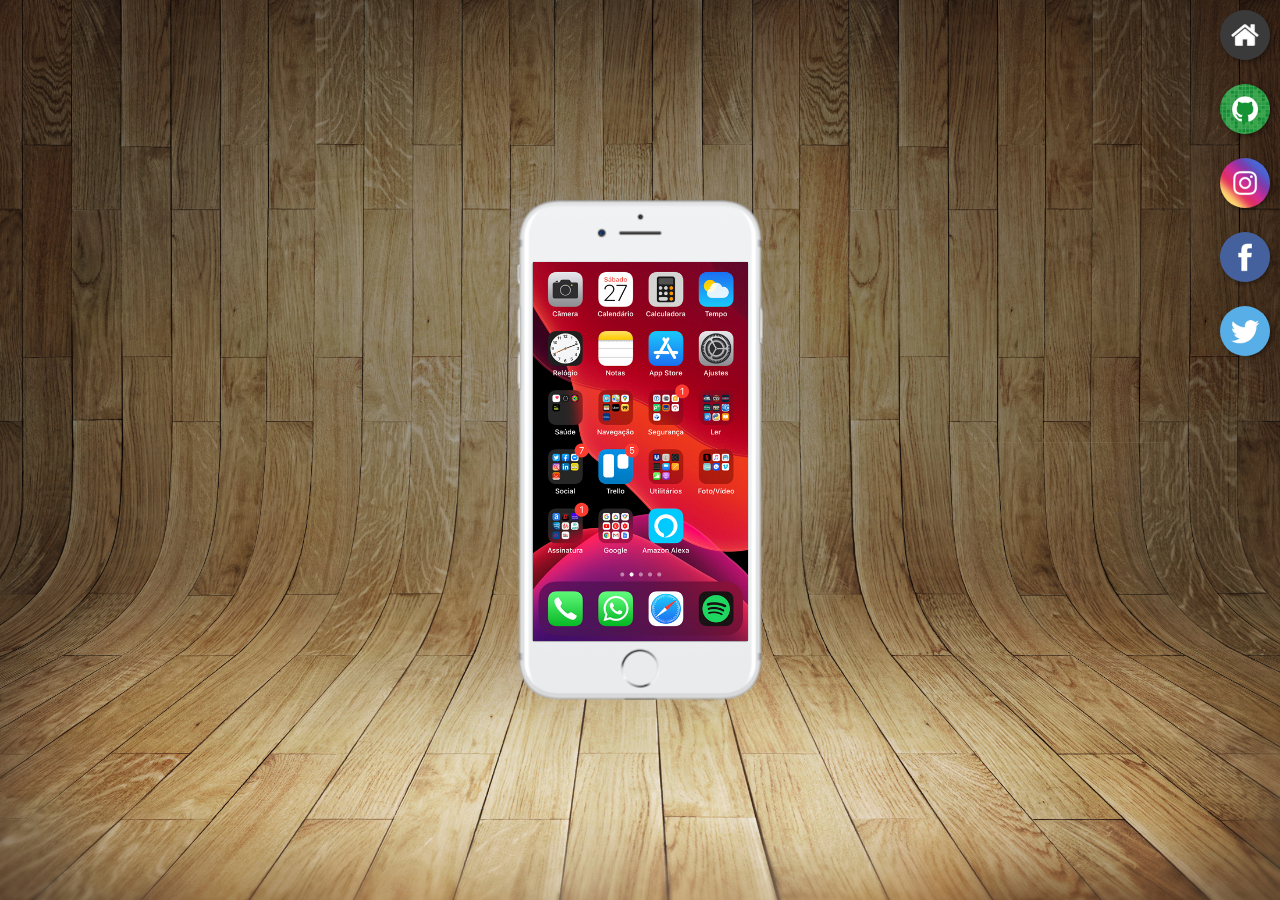
<file: index.html>
<!DOCTYPE html>
<html lang="pt-br">
<head>
    <meta charset="UTF-8">
    <meta http-equiv="X-UA-Compatible" content="IE=edge">
    <meta name="viewport" content="width=device-width, initial-scale=1.0">
    <title>Projeto Redes Sociais</title>
    <link rel="shortcut icon" href="favicon.ico" type="image/x-icon">
    <link rel="stylesheet" href="estilos/style.css">
</head>
<body>
    <main>
        <section id="telefone">
            <iframe src="home.html" name="tela" id="tela" frameborder="0">
                <p>O seu navegador não é compatível com isso</p>
            </iframe>
        </section>
        <section id="redes-sociais">
            <a href="home.html" target="tela"><img src="imagens/logo-home.jpg" alt="Home"></a> <br>
            <a href="github.html" target="tela"><img src="imagens/logo-github.jpg" alt="GitHub"></a> <br>
            <a href="insta.html" target="tela"><img src="imagens/logo-instagram.jpg" alt="Instagram"></a> <br>
            <a href="face.html" target="tela"><img src="imagens/logo-facebook.jpg" alt="Facebook"></a> <br>
            <a href="twitter.html" target="tela"><img src="imagens/logo-twitter.jpg" alt="Twitter"></a> <br>
        </section>
    </main>
</body>
</html>
</file>
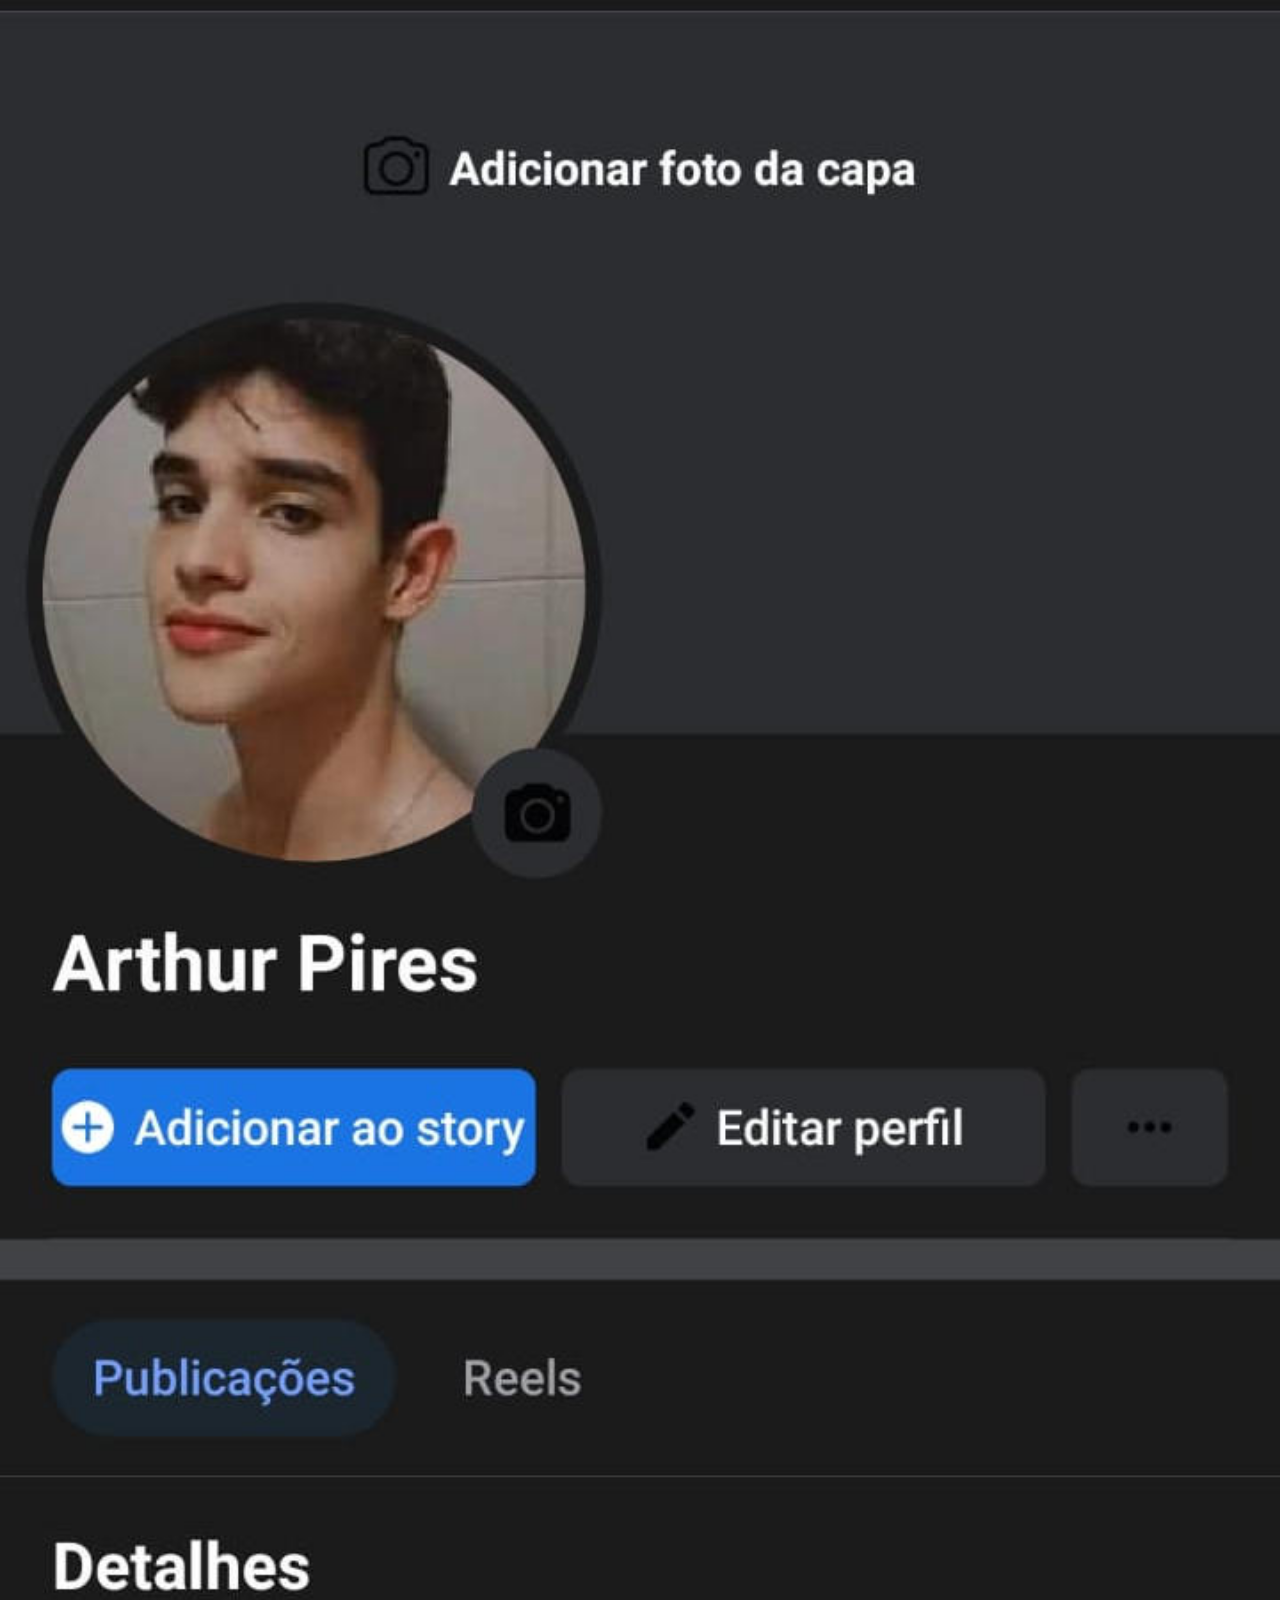
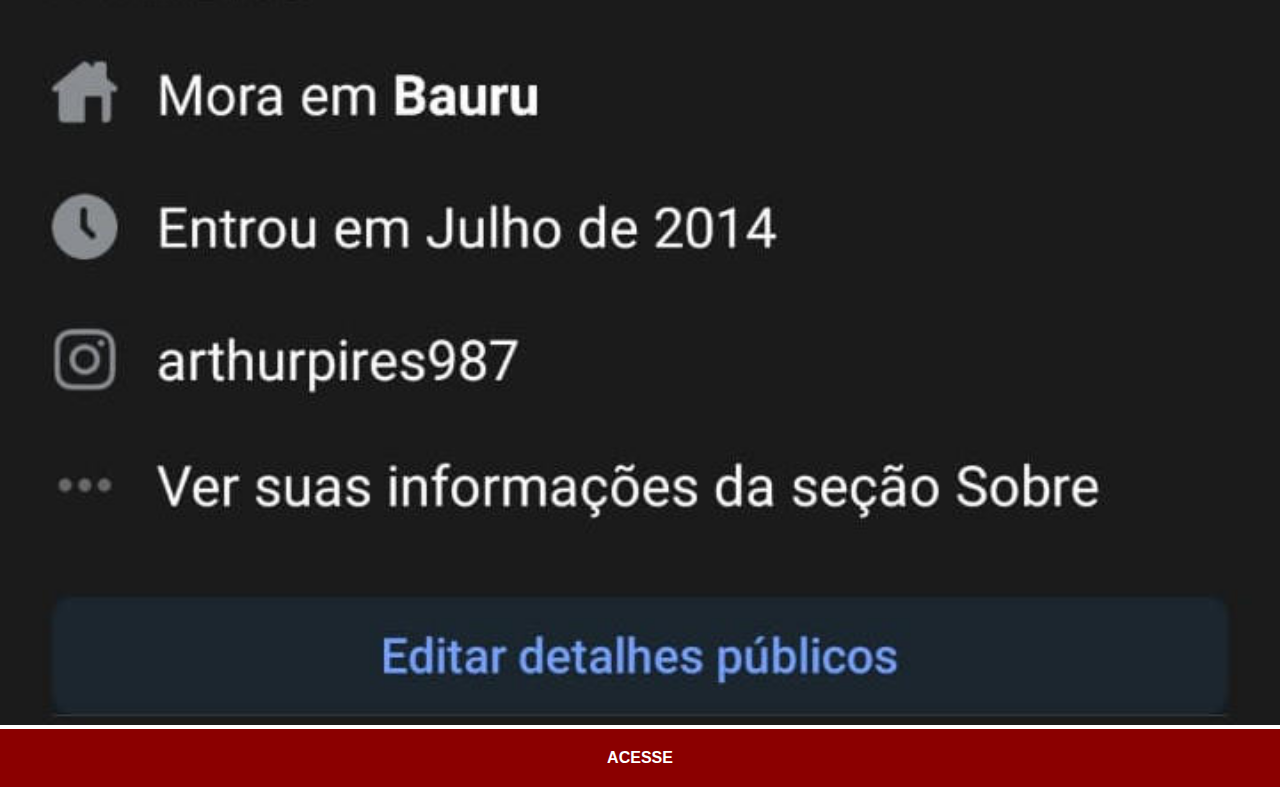
<file: face.html>
<!DOCTYPE html>
<html lang="pt-br">
<head>
    <meta charset="UTF-8">
    <meta http-equiv="X-UA-Compatible" content="IE=edge">
    <meta name="viewport" content="width=device-width, initial-scale=1.0">
    <title>Facebook</title>
    <link rel="stylesheet" href="estilos/sociais.css">
</head>
<body>
    <img src="imagens/tela-face.jpg" alt="Facebook">
    <a href="https://www.facebook.com/profile.php?id=100005801866160" target="_blank">ACESSE</a>
</body>
</html>
</file>
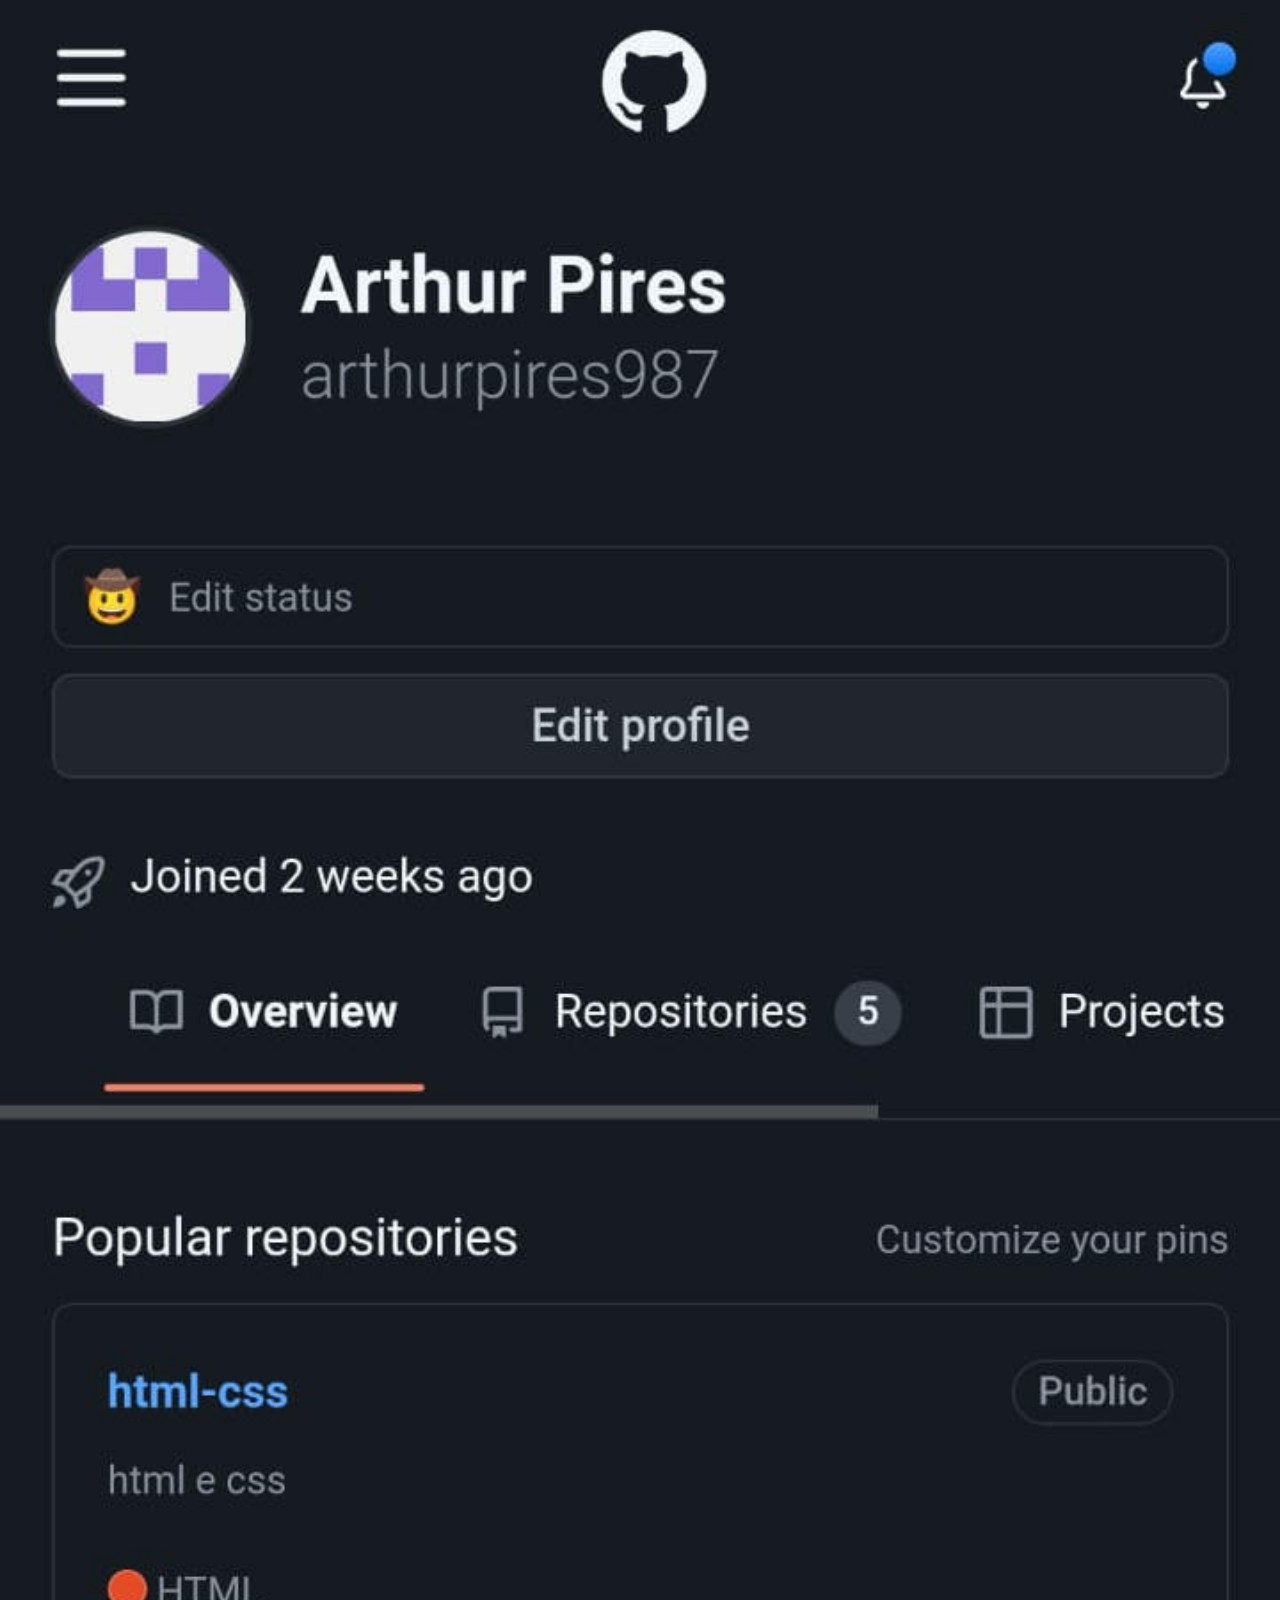
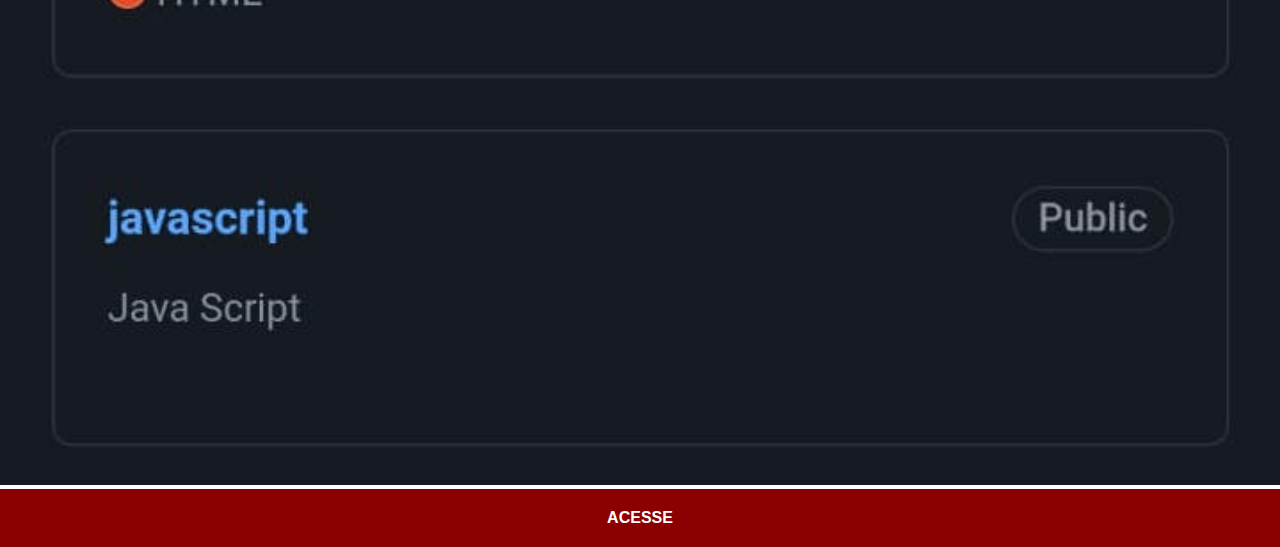
<file: github.html>
<!DOCTYPE html>
<html lang="pt-br">
<head>
    <meta charset="UTF-8">
    <meta http-equiv="X-UA-Compatible" content="IE=edge">
    <meta name="viewport" content="width=device-width, initial-scale=1.0">
    <title>GitHub</title>
    <link rel="stylesheet" href="estilos/sociais.css">
</head>
<body>
    <img src="imagens/tela-github.jpg" alt="github">
    <a href="https://github.com/arthurpires987" target="_blank">ACESSE</a>
</body>
</html>
</file>
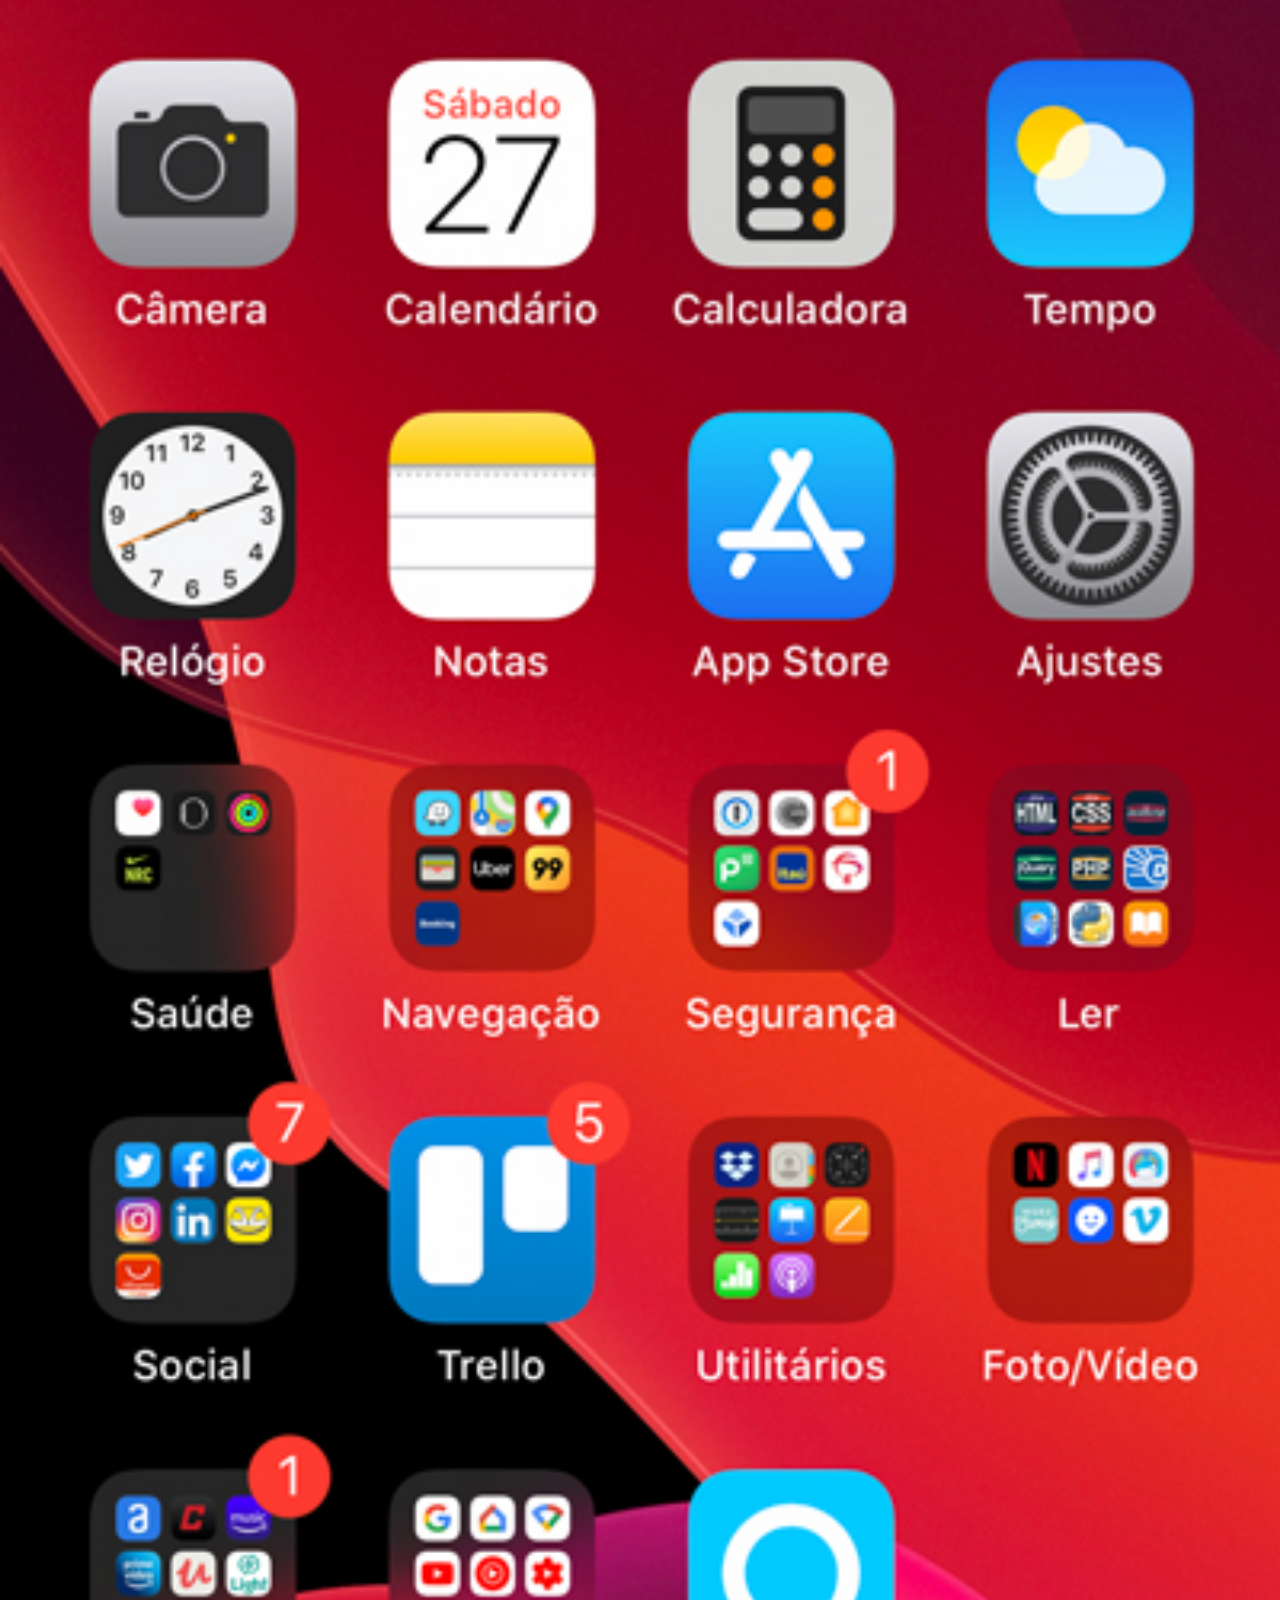
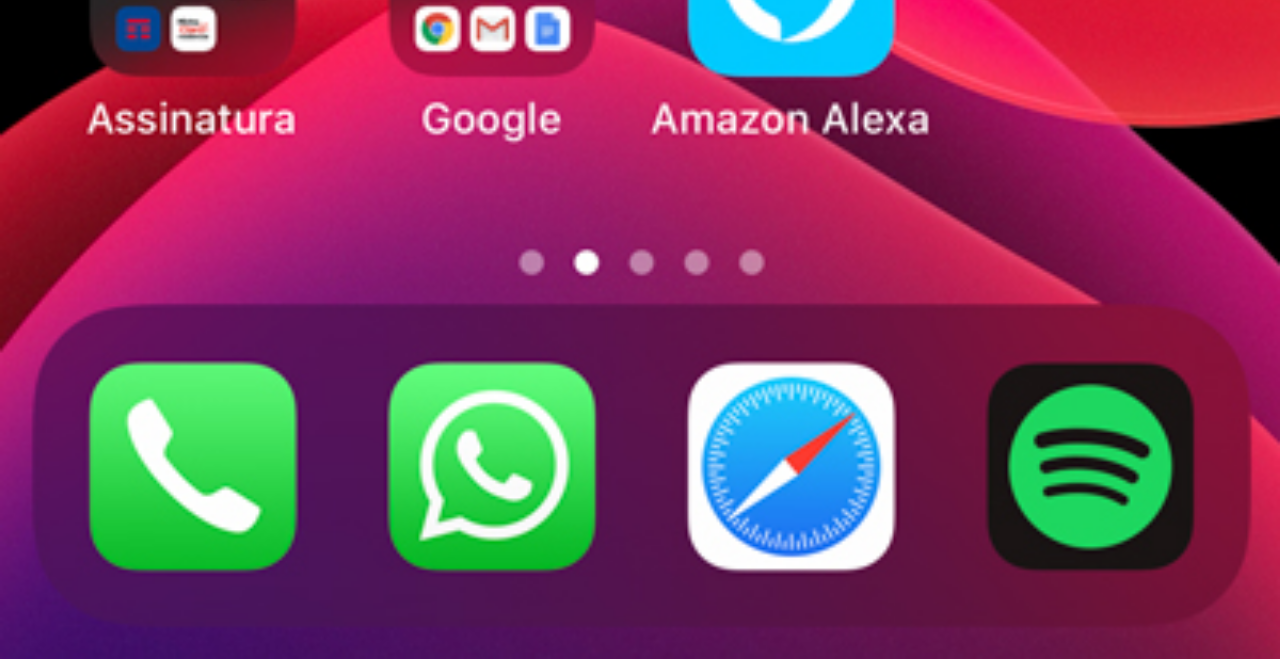
<file: home.html>
<!DOCTYPE html>
<html lang="pt-br">
<head>
    <meta charset="UTF-8">
    <meta http-equiv="X-UA-Compatible" content="IE=edge">
    <meta name="viewport" content="width=device-width, initial-scale=1.0">
    <title>Home</title>
    <link rel="stylesheet" href="estilos/sociais.css">
</head>
<body>
    <img src="imagens/tela-home.jpg" alt="Home">
</body>
</html>
</file>
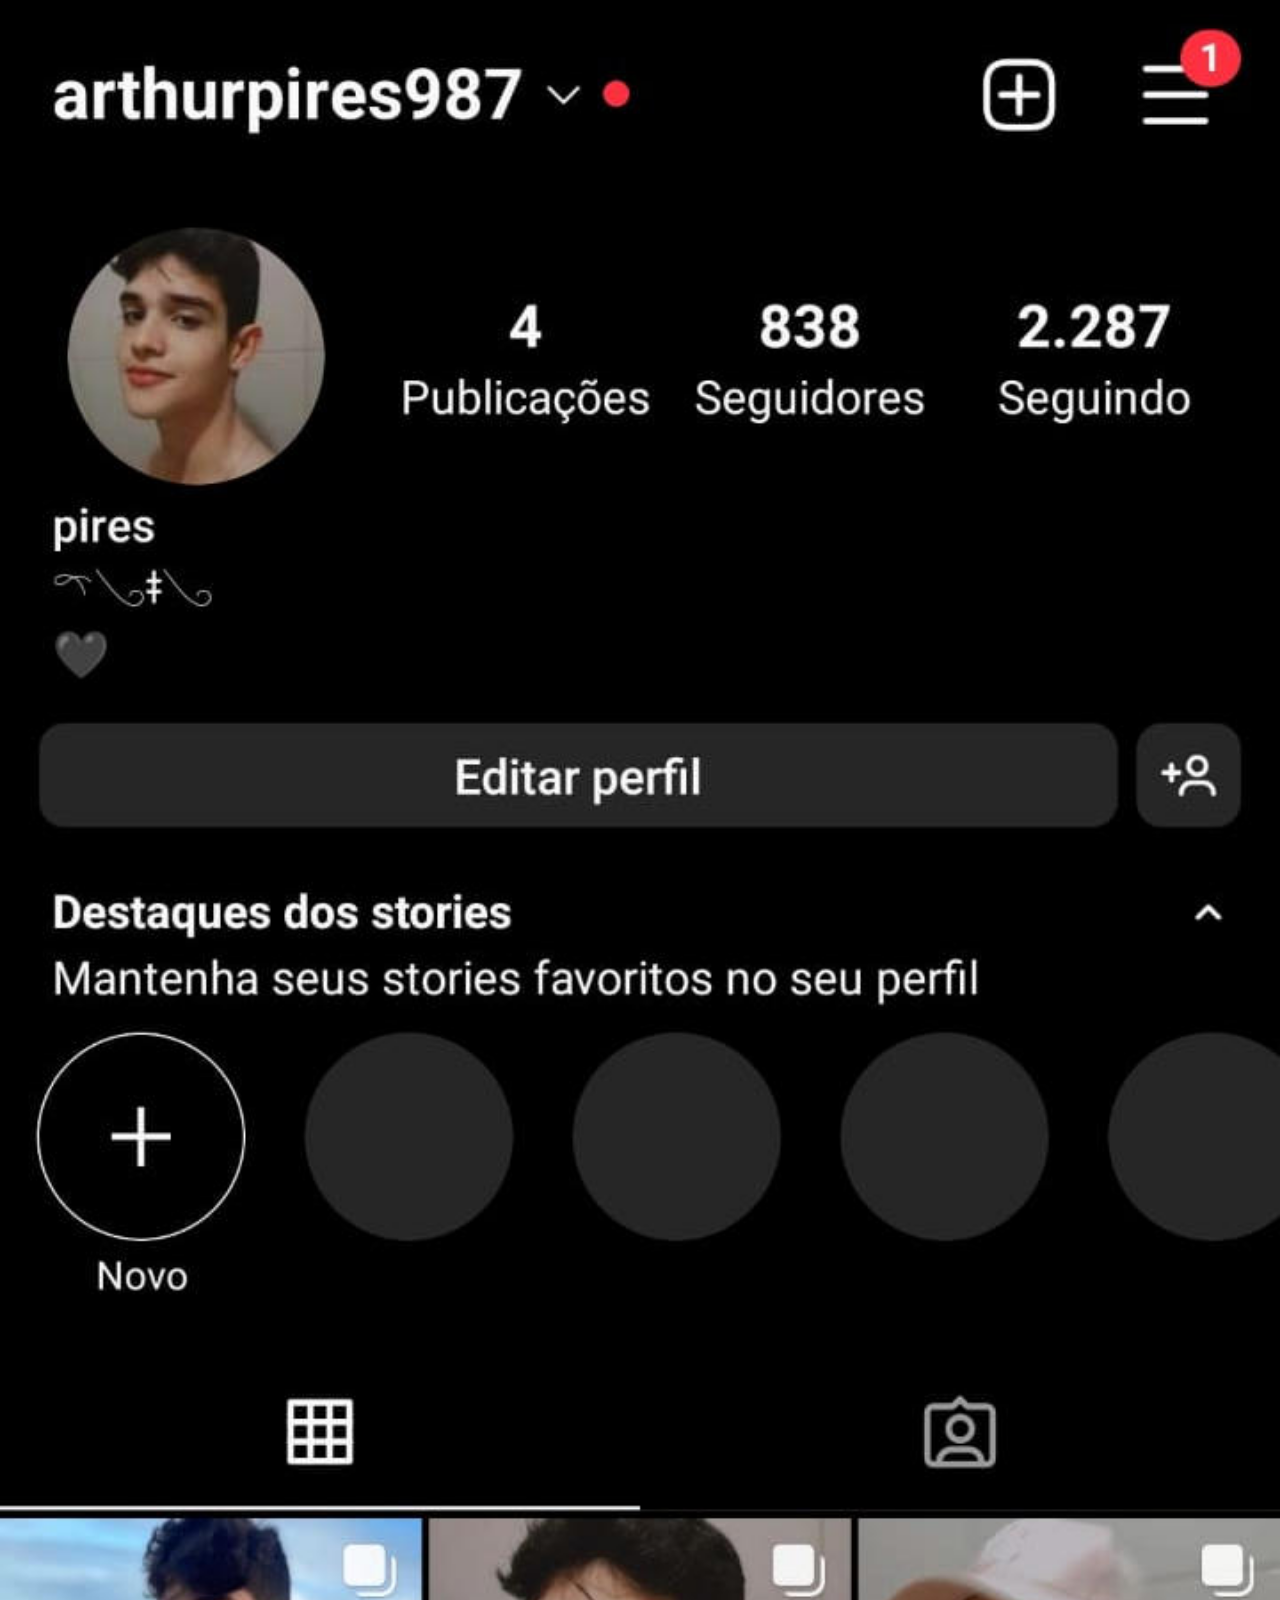
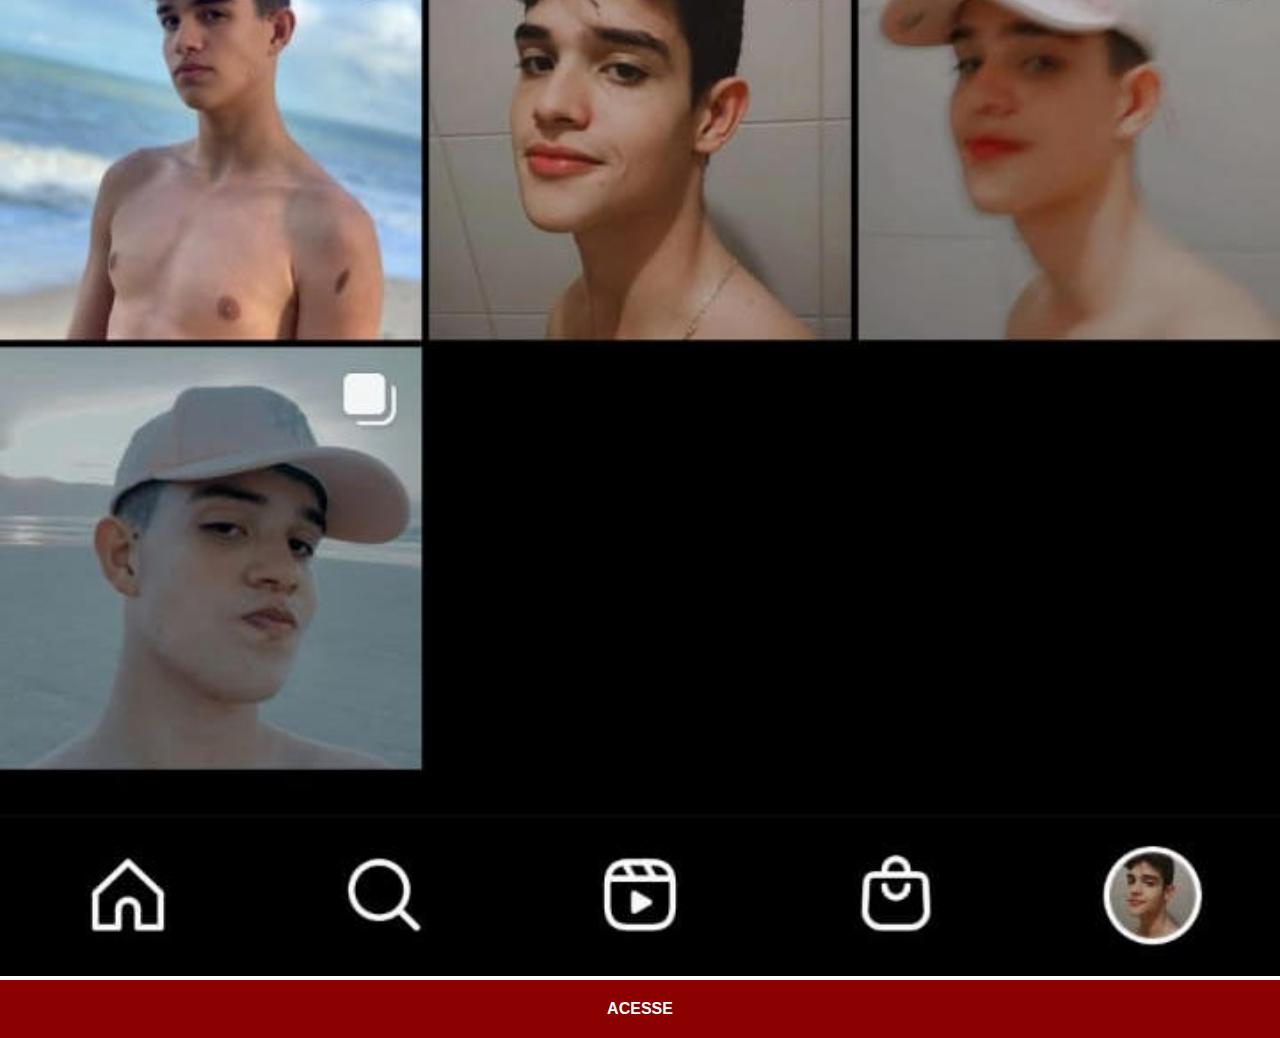
<file: insta.html>
<!DOCTYPE html>
<html lang="pt-br">
<head>
    <meta charset="UTF-8">
    <meta http-equiv="X-UA-Compatible" content="IE=edge">
    <meta name="viewport" content="width=device-width, initial-scale=1.0">
    <title>Instagram</title>
    <link rel="stylesheet" href="estilos/sociais.css">
</head>
<body>
    <img src="imagens/tela-insta.jpg" alt="Instagram">
    <a href="https://www.instagram.com/arthurpires987/" target="_blank">ACESSE</a>
</body>
</html>
</file>
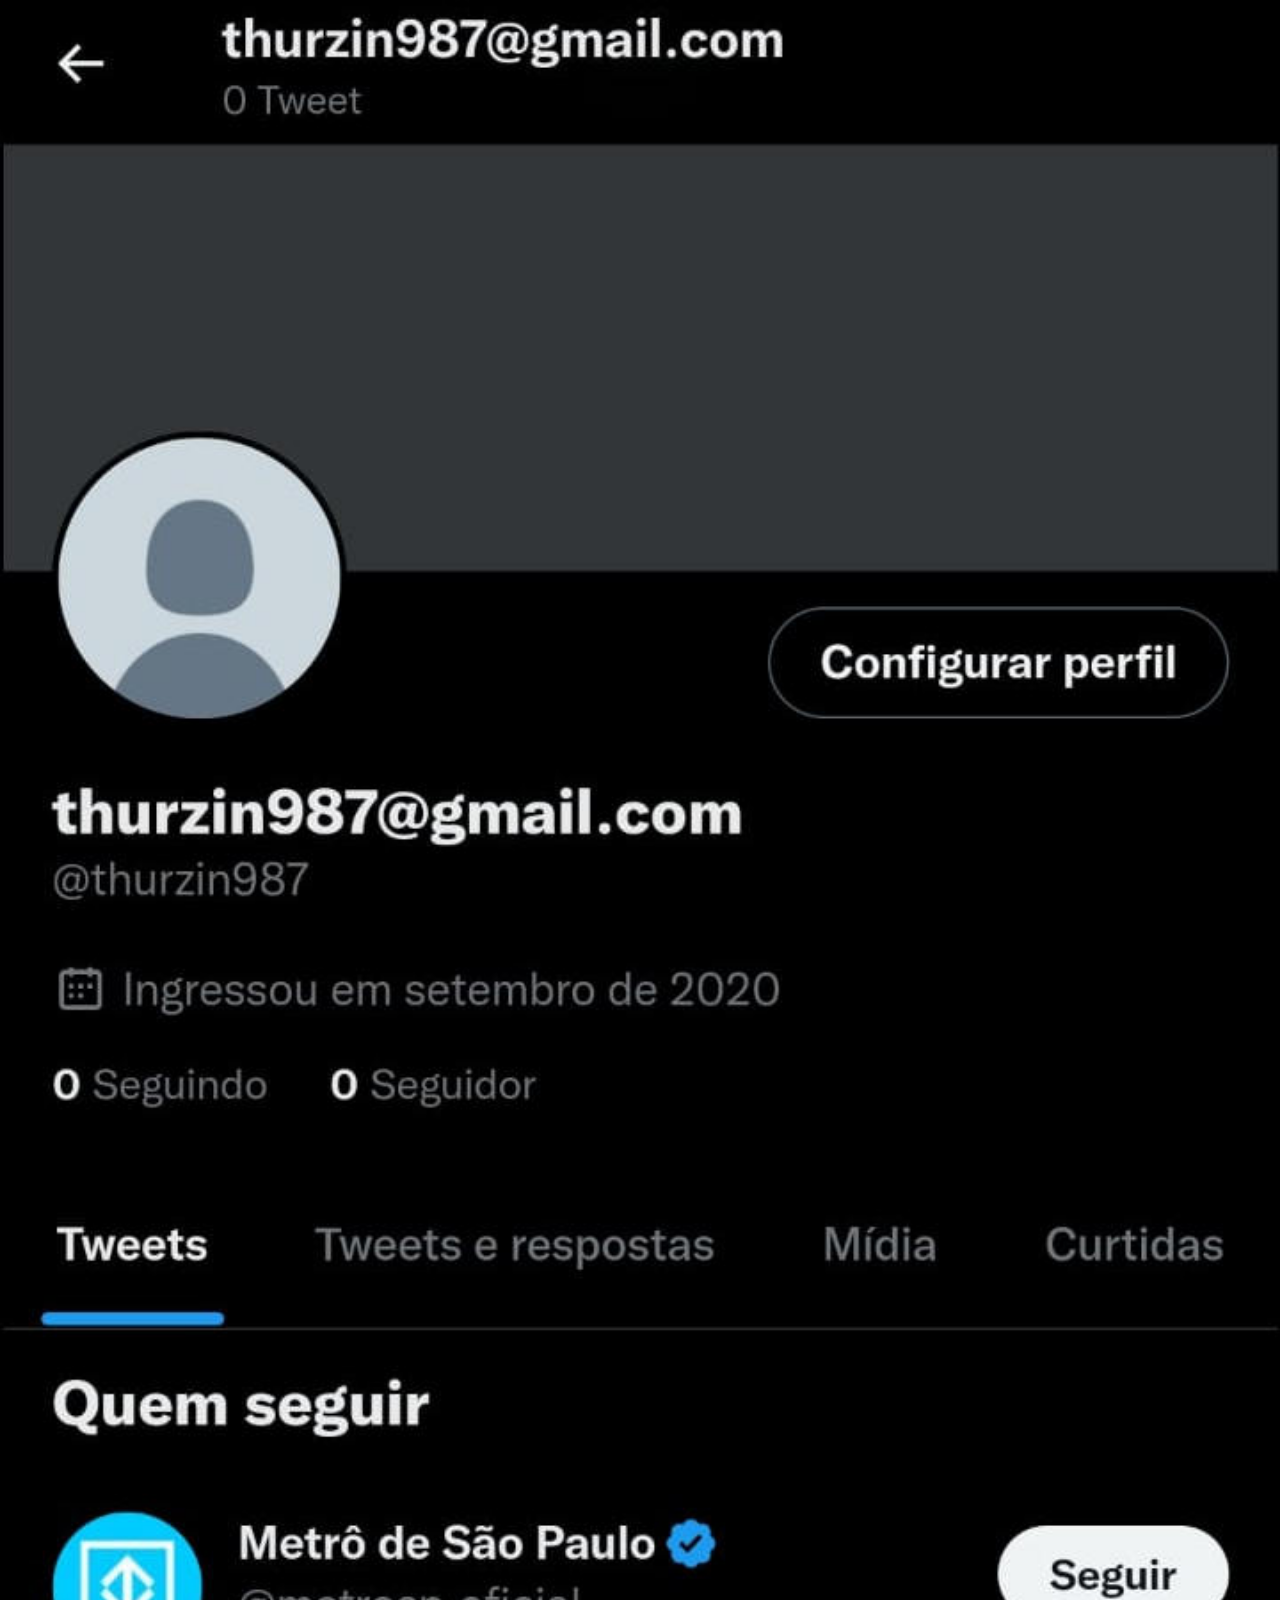
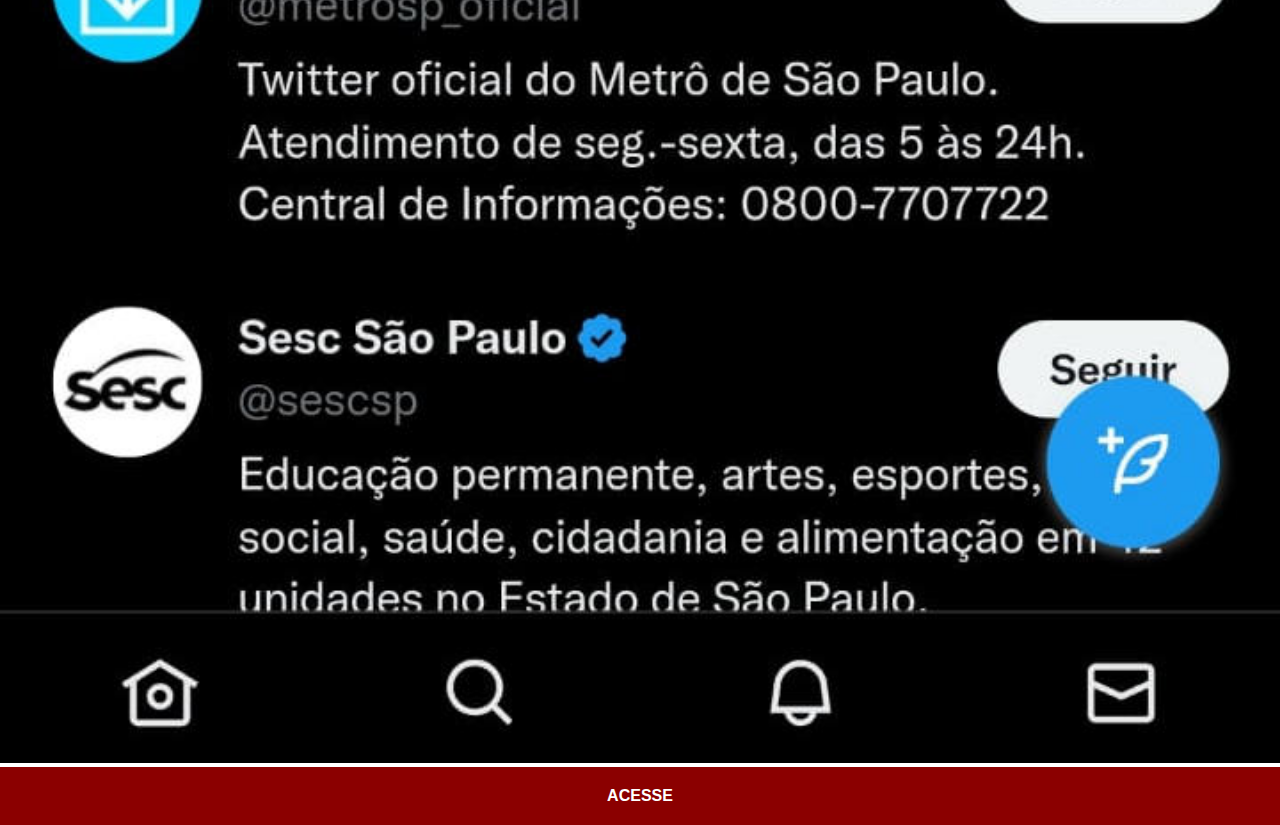
<file: twitter.html>
<!DOCTYPE html>
<html lang="pt-br">
<head>
    <meta charset="UTF-8">
    <meta http-equiv="X-UA-Compatible" content="IE=edge">
    <meta name="viewport" content="width=device-width, initial-scale=1.0">
    <title>Twitter</title>
    <link rel="stylesheet" href="estilos/sociais.css">
</head>
<body>
    <img src="imagens/tela-twitter.jpg" alt="Twitter">
    <a href="https://twitter.com/thurzin987" target="_blank">ACESSE</a>
</body>
</html>
</file>
<file: estilos/style.css>
@charset "UTF-8";

* {
    margin: 0px;
    padding: 0px;
    font-family: Arial, Helvetica, sans-serif;
}

html, body {
    height: 100vh;
    width: 100vw;
    background-color: black;
}

body {
    background: url('../imagens/fundo-madeira.jpg') no-repeat top center;
    background-size: cover;
    background-attachment: fixed;
}

main {
    position: relative;
    height: 100vh;
}

section#telefone {
    position: absolute;
    top: 50%;
    left: 50%;
    transform: translate(-50%, -50%);

    height: 504px;
    width: 250px;
    background: url('../imagens/frame-iphonepq.png') no-repeat;
}

section#redes-sociais {
    text-align: right;
}

section#redes-sociais img {
    width: 50px;
    margin: 10px;
    border-radius: 50%;
    box-shadow: 2px 2px 5px rgba(0, 0, 0, 0.400);
    box-sizing: border-box;
}

section#redes-sociais img:hover {
    border: 2px solid rgba(255, 255, 255, 0.753);
    transform: translate(-3px, -3px);
    box-shadow: 5px 5px 10px rgba(0, 0, 0, 0.63);
    transition: transform .3s, border 1s;
}

iframe#tela {
    position: relative;
    top: 64px;
    left: 18px;
    width: 215px;
    height: 379px;
}
</file>
<file: estilos/sociais.css>
@charset "UTF-8";

* {
    margin: 0px;
    padding: 0px;
    font-family: Arial, Helvetica, sans-serif;
}

::-webkit-scrollbar {
    width: 0px;
    height: 0px;
}

img {
    width: 100vw;

}

a {
    display: block;
    background-color: darkred;
    color: white;
    padding: 20px;
    text-align: center;
    font-weight: bolder;
    text-decoration: none;
}

a:hover {
    background-color: red;
}
</file>
